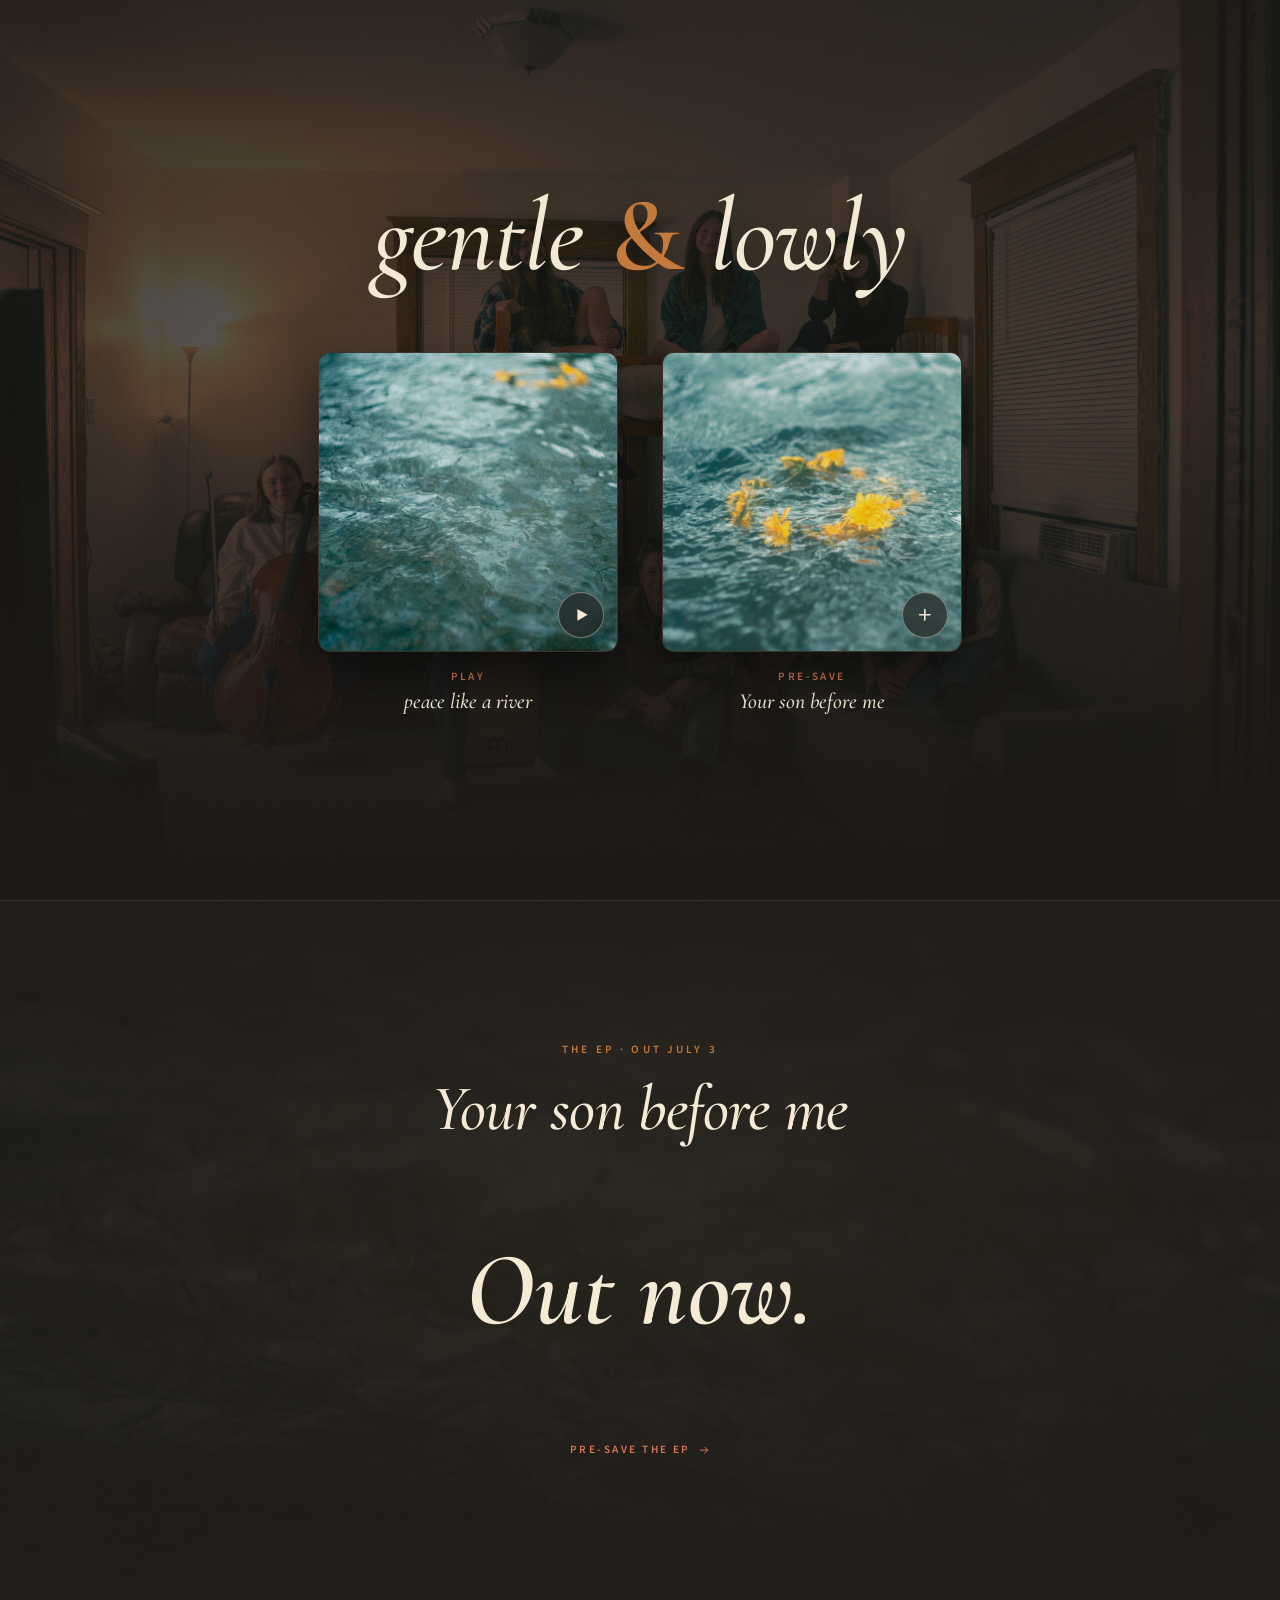
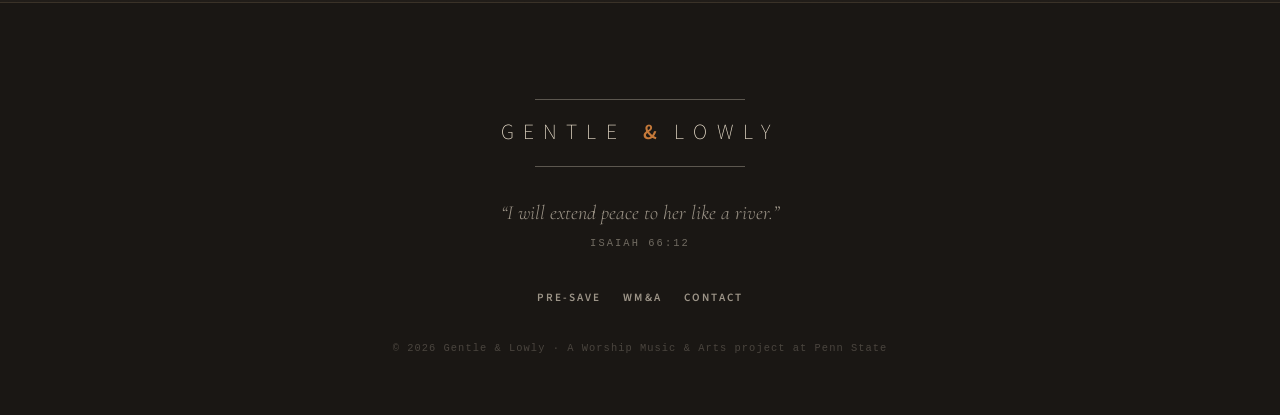
<file: index.html>
<!DOCTYPE html>
<html lang="en" class="no-js">
<head>
  <meta charset="UTF-8" />
  <!-- Swap no-js → js before paint so animated elements hide only when JS can reveal them. -->
  <script>document.documentElement.classList.replace('no-js','js');</script>
  <meta name="viewport" content="width=device-width, initial-scale=1" />
  <title>Gentle &amp; Lowly — Your son before me</title>
  <meta name="description" content="Gentle &amp; Lowly — the new single 'peace like a river' is out now. The full EP, 'Your son before me', arrives July 3. Pre-save it now." />
  <meta name="theme-color" content="#1a1714" />

  <!-- Open Graph / social -->
  <meta property="og:type" content="music.album" />
  <meta property="og:title" content="Gentle &amp; Lowly — Your son before me" />
  <meta property="og:description" content="'peace like a river' is out now. The EP arrives July 3. Pre-save it." />
  <meta property="og:image" content="img/your-son-before-me.jpg" />
  <meta name="twitter:card" content="summary_large_image" />

  <link rel="icon" href="img/notehead-ripples-white.svg" type="image/svg+xml" />
  <link rel="preload" as="image" href="img/peace-like-a-river.jpg" />
  <link rel="stylesheet" href="css/styles.css" />
</head>
<body>

  <!-- ════════════════════════════ HERO ════════════════════════════ -->
  <header class="hero">
    <div class="hero__bg" aria-hidden="true"></div>
    <div class="hero__veil" aria-hidden="true"></div>

    <div class="wrap hero__inner">
      <h1 class="hero__wordmark reveal" data-d="1">gentle <span class="amp">&amp;</span> lowly</h1>

      <!-- Main CTA: the two album covers -->
      <div class="releases reveal" data-d="2">
        <!-- Single — Play -->
        <a class="release"
           href="https://distrokid.com/hyperfollow/gentleandlowly/peace-like-a-river-feat-marco-king--colin-wycherley?ref=release"
           data-listen-link target="_blank" rel="noopener">
          <span class="release__cover">
            <img src="img/peace-like-a-river.jpg" width="600" height="600"
                 alt="peace like a river — single cover" />
            <span class="release__badge">
              <svg class="ico" viewBox="0 0 24 24" aria-hidden="true"><polygon points="6 4 20 12 6 20 6 4" fill="currentColor"/></svg>
            </span>
          </span>
          <span class="release__label">
            <span class="release__action">Play</span>
            <span class="release__title">peace like a river</span>
          </span>
        </a>

        <!-- EP — Pre-save -->
        <a class="release"
           href="/presave" target="_blank" rel="noopener">
          <span class="release__cover">
            <img src="img/your-son-before-me.jpg" width="600" height="600"
                 alt="Your son before me — EP cover" />
            <span class="release__badge release__badge--plus">
              <svg class="ico" viewBox="0 0 24 24" fill="none" stroke="currentColor" stroke-width="2.2" stroke-linecap="round" aria-hidden="true"><path d="M12 5v14M5 12h14"/></svg>
            </span>
          </span>
          <span class="release__label">
            <span class="release__action">Pre-save</span>
            <span class="release__title">Your son before me</span>
          </span>
        </a>
      </div>
    </div>
  </header>

  <!-- ════════════════════════════ COUNTDOWN ═══════════════════════ -->
  <section class="cd" id="countdown" aria-labelledby="cd-title">
    <div class="cd__bg" aria-hidden="true"></div>
    <div class="wrap">
      <p class="eyebrow cd__eyebrow inview">The EP &middot; out July 3</p>
      <h2 class="cd__title inview" id="cd-title">Your son before me</h2>

      <!-- Live countdown. Falls back to the static date if JS is off. -->
      <div class="cd__clock inview" data-countdown role="timer" aria-label="Time until release">
        <div class="cd__unit"><span class="cd__num" data-cd="days">--</span><span class="cd__lab">Days</span></div>
        <span class="cd__sep">:</span>
        <div class="cd__unit"><span class="cd__num" data-cd="hours">--</span><span class="cd__lab">Hours</span></div>
        <span class="cd__sep">:</span>
        <div class="cd__unit"><span class="cd__num" data-cd="mins">--</span><span class="cd__lab">Minutes</span></div>
        <span class="cd__sep">:</span>
        <div class="cd__unit"><span class="cd__num" data-cd="secs">--</span><span class="cd__lab">Seconds</span></div>
      </div>

      <p class="cd__live">Out now.</p>

      <a class="cd__cta inview"
         href="/presave" target="_blank" rel="noopener">
        Pre-save the EP
        <svg class="ico" viewBox="0 0 24 24" fill="none" stroke="currentColor" stroke-width="1.9" stroke-linecap="round" stroke-linejoin="round" aria-hidden="true"><path d="M5 12h14M13 6l6 6-6 6"/></svg>
      </a>
    </div>
  </section>

  <!-- ════════════════════════════ FOOTER ══════════════════════════ -->
  <footer class="foot">
    <div class="wrap">
      <div class="foot__mark inview">GENTLE <span class="amp">&amp;</span> LOWLY</div>

      <blockquote class="foot__verse inview">
        &ldquo;I will extend peace to her like a river.&rdquo;
        <cite>Isaiah 66:12</cite>
      </blockquote>

      <nav class="foot__links" aria-label="Footer">
        <a href="/presave" target="_blank" rel="noopener">Pre-save</a>
        <a href="https://wmaac.org" target="_blank" rel="noopener">WM&amp;A</a>
        <a href="mailto:gentleandlowlyband@gmail.com">Contact</a>
      </nav>

      <p class="foot__fine">
        &copy; 2026 Gentle &amp; Lowly &middot; A Worship Music &amp; Arts project at Penn State
      </p>
    </div>
  </footer>

  <!-- ──────────────────────────────────────────────────────────────
       Progressive enhancement only. The page is fully functional
       without JS: reveals fall back to visible, the EP CTA is a plain
       link. JS adds the staggered entrance, scroll-in, and countdown.
       ────────────────────────────────────────────────────────────── -->
  <script>
    (function () {
      var doc = document.documentElement;

      // 1 ▸ Listen link — single source of truth for "peace like a river".
      var LISTEN_URL = "https://distrokid.com/hyperfollow/gentleandlowly/peace-like-a-river-feat-marco-king--colin-wycherley?ref=release";
      document.querySelectorAll('[data-listen-link]').forEach(function (a) {
        a.setAttribute('href', LISTEN_URL);
      });

      // 2 ▸ Orchestrated page-load reveal
      requestAnimationFrame(function () { doc.classList.add('is-ready'); document.body.classList.add('is-ready'); });

      // 3 ▸ Scroll-in for any lower sections
      if ('IntersectionObserver' in window) {
        var io = new IntersectionObserver(function (entries) {
          entries.forEach(function (en) {
            if (en.isIntersecting) { en.target.classList.add('seen'); io.unobserve(en.target); }
          });
        }, { threshold: 0.18 });
        document.querySelectorAll('.inview').forEach(function (el) { io.observe(el); });
      } else {
        document.querySelectorAll('.inview').forEach(function (el) { el.classList.add('seen'); });
      }

      // 4 ▸ Live countdown to the EP release
      var DROP = new Date('2026-07-03T00:00:00');
      var clock = document.querySelector('[data-countdown]');
      var section = document.getElementById('countdown');
      if (clock) {
        var out = {
          days: clock.querySelector('[data-cd="days"]'),
          hours: clock.querySelector('[data-cd="hours"]'),
          mins: clock.querySelector('[data-cd="mins"]'),
          secs: clock.querySelector('[data-cd="secs"]')
        };
        var pad = function (n) { return (n < 10 ? '0' : '') + n; };
        var tick = function () {
          var diff = DROP - new Date();
          if (diff <= 0) { section.classList.add('is-live'); clearInterval(timer); return; }
          var s = Math.floor(diff / 1000);
          out.days.textContent  = Math.floor(s / 86400);
          out.hours.textContent = pad(Math.floor((s % 86400) / 3600));
          out.mins.textContent  = pad(Math.floor((s % 3600) / 60));
          out.secs.textContent  = pad(s % 60);
        };
        tick();
        var timer = setInterval(tick, 1000);
      }

      // 5 ▸ Subtle parallax on the countdown's water texture
      var cdBg = document.querySelector('.cd__bg');
      var reduce = window.matchMedia && window.matchMedia('(prefers-reduced-motion: reduce)').matches;
      if (cdBg && section && !reduce) {
        var ticking = false;
        var move = function () {
          var top = section.getBoundingClientRect().top;
          cdBg.style.transform = 'translate3d(0,' + (top * 0.12).toFixed(1) + 'px,0)';
          ticking = false;
        };
        var onScroll = function () { if (!ticking) { ticking = true; requestAnimationFrame(move); } };
        move();
        window.addEventListener('scroll', onScroll, { passive: true });
        window.addEventListener('resize', onScroll, { passive: true });
      }
    })();
  </script>
</body>
</html>
</file>
<file: css/styles.css>
/* ============================================================
   GENTLE & LOWLY — gentleandlowlyband.com
   ------------------------------------------------------------
   The music sub-brand of Worship Music & Arts Club (Penn State).
   Espresso canvas · cream ink · amber "&" · Cormorant + Source Sans.
   Whispered, spacious, hymnal. The "&" is the identity.

   Design tokens mirror the WM&A Design System
   (.claude/skills/WMA Design System/colors_and_type.css).
   ============================================================ */

/* ---------- Local variable fonts (offline-safe) ---------- */
@font-face {
  font-family: 'Source Sans 3';
  src: url('../fonts/SourceSans3-VariableFont_wght.ttf') format('truetype-variations');
  font-weight: 200 900; font-style: normal; font-display: swap;
}
@font-face {
  font-family: 'Source Sans 3';
  src: url('../fonts/SourceSans3-Italic-VariableFont_wght.ttf') format('truetype-variations');
  font-weight: 200 900; font-style: italic; font-display: swap;
}
@font-face {
  font-family: 'Cormorant Garamond';
  src: url('../fonts/CormorantGaramond-VariableFont_wght.ttf') format('truetype-variations');
  font-weight: 300 700; font-style: normal; font-display: swap;
}
@font-face {
  font-family: 'Cormorant Garamond';
  src: url('../fonts/CormorantGaramond-Italic-VariableFont_wght.ttf') format('truetype-variations');
  font-weight: 300 700; font-style: italic; font-display: swap;
}

/* ---------- Tokens ---------- */
:root {
  /* G&L palette */
  --espresso:     #1a1714;   /* canvas */
  --espresso-2:   #211d19;   /* deeper section break */
  --card:         #242019;   /* elevated surface */
  --border:       #3a3228;   /* warm-brown hairline */
  --border-soft:  rgba(245, 234, 214, 0.10);
  --cream:        #f5ead6;   /* ink */
  --cream-2:      rgba(245, 234, 214, 0.60);  /* body / secondary */
  --cream-3:      rgba(245, 234, 214, 0.40);  /* captions */
  --cream-4:      rgba(245, 234, 214, 0.22);  /* faint / locked */
  --amber:        #c4793a;   /* the "&", accent, hover */
  --amber-bright: #d97757;   /* lift on hover */

  /* type */
  --font-display: 'Cormorant Garamond', Georgia, 'Times New Roman', serif;
  --font-body:    'Source Sans 3', -apple-system, BlinkMacSystemFont, 'Segoe UI', system-ui, sans-serif;
  --font-mono:    ui-monospace, 'SF Mono', 'Courier New', monospace;

  /* fluid scale — display leans large, body small/quiet */
  --fs-hero:    clamp(2.8rem, 9vw, 6.5rem);
  --fs-display: clamp(2.2rem, 5.5vw, 4rem);
  --fs-h3:      clamp(1.1rem, 2.4vw, 1.4rem);
  --fs-body:    1.0625rem;
  --fs-sm:      0.875rem;
  --fs-eyebrow: 0.7rem;
  --fs-micro:   0.65rem;

  /* motion */
  --ease:       cubic-bezier(0.4, 0, 0.2, 1);
  --ease-out:   cubic-bezier(0.22, 1, 0.36, 1);
  --dur:        220ms;
  --dur-slow:   520ms;

  /* rhythm */
  --max:  1100px;
  --gut:  clamp(1.25rem, 5vw, 4rem);
}

/* ---------- Reset ---------- */
*, *::before, *::after { box-sizing: border-box; }
html { -webkit-text-size-adjust: 100%; scroll-behavior: smooth; }
body {
  margin: 0;
  background: var(--espresso);
  color: var(--cream);
  font-family: var(--font-body);
  font-size: var(--fs-body);
  font-weight: 300;
  line-height: 1.65;
  -webkit-font-smoothing: antialiased;
  -moz-osx-font-smoothing: grayscale;
  text-rendering: optimizeLegibility;
  overflow-x: hidden;
}
img { display: block; max-width: 100%; height: auto; }
a { color: inherit; text-decoration: none; }
::selection { background: var(--amber); color: var(--espresso); }

/* Paper-grain overlay — material, not gradient. Fixed, non-interactive. */
body::after {
  content: "";
  position: fixed; inset: 0;
  pointer-events: none;
  z-index: 9;
  opacity: 0.035;
  background-image: url("data:image/svg+xml,%3Csvg xmlns='http://www.w3.org/2000/svg' width='160' height='160'%3E%3Cfilter id='n'%3E%3CfeTurbulence type='fractalNoise' baseFrequency='0.85' numOctaves='3' stitchTiles='stitch'/%3E%3C/filter%3E%3Crect width='100%25' height='100%25' filter='url(%23n)'/%3E%3C/svg%3E");
}

/* ---------- Shared atoms ---------- */
.eyebrow {
  font-family: var(--font-body);
  font-size: var(--fs-eyebrow);
  font-weight: 600;
  letter-spacing: 0.28em;
  text-transform: uppercase;
  color: var(--amber);
}
.eyebrow .amp { color: var(--amber); font-weight: 700; }

.amp { color: var(--amber); font-weight: 700; }  /* the hero glyph */

.wrap { max-width: var(--max); margin-inline: auto; padding-inline: var(--gut); }

/* ---------- Wordmark (canonical G&L compact) ---------- */
.wordmark {
  font-family: var(--font-body);
  font-weight: 300;
  letter-spacing: 0.22em;
  text-transform: uppercase;
  color: var(--cream);
  font-size: 0.9rem;
  line-height: 1;
  white-space: nowrap;
}
.wordmark .amp { margin: 0 0.1em; }

/* ============================================================
   HERO — the billboard
   ============================================================ */
.hero {
  position: relative;
  min-height: 100svh;
  display: flex; align-items: center; justify-content: center;
  text-align: center;
  padding: 5rem 0;
  overflow: hidden;
}
/* atmospheric band photo — veiled so the wordmark + covers stay legible */
.hero__bg {
  position: absolute; inset: 0;
  background: url('../img/band-photo.jpg') center 30% / cover no-repeat;
  opacity: 0.55;
  transform: scale(1.06);
  animation: drift 26s var(--ease) infinite alternate;
  z-index: 0;
}
.hero__veil {
  position: absolute; inset: 0; z-index: 1;
  background:
    radial-gradient(120% 90% at 50% 42%, transparent 0%, rgba(26,23,20,0.5) 58%, rgba(26,23,20,0.9) 100%),
    linear-gradient(180deg, rgba(26,23,20,0.55) 0%, rgba(26,23,20,0.35) 45%, var(--espresso) 100%);
}
.hero__inner { position: relative; z-index: 2; max-width: 860px; margin: 0 auto; }

.hero__wordmark {
  font-family: var(--font-display);
  font-style: italic;
  font-weight: 500;
  font-size: var(--fs-hero);
  line-height: 0.98;
  letter-spacing: -0.01em;
  margin: 0;
  color: var(--cream);
  text-shadow: 0 2px 40px rgba(0,0,0,0.45);
}
.hero__wordmark .amp { font-style: normal; font-weight: 600; margin: 0 0.04em; }

/* Two album covers as the primary CTA */
.releases {
  display: flex; flex-wrap: wrap; justify-content: center;
  gap: clamp(1.5rem, 4vw, 2.75rem);
  margin-top: clamp(2.5rem, 6vw, 4rem);
}
.release {
  display: flex; flex-direction: column; gap: 1rem;
  width: clamp(220px, 34vw, 300px);
}
.release__cover {
  position: relative; display: block;
  aspect-ratio: 1 / 1;
  border-radius: 12px; overflow: hidden;
  border: 1px solid var(--border);
  box-shadow: 0 18px 48px rgba(0,0,0,0.55);
  transition: transform var(--dur) var(--ease-out), box-shadow var(--dur) var(--ease-out);
}
.release__cover img {
  width: 100%; height: 100%; object-fit: cover; display: block;
  filter: brightness(0.92);
  transition: transform var(--dur-slow) var(--ease-out), filter var(--dur) var(--ease);
}
.release:hover .release__cover { transform: translateY(-4px); box-shadow: 0 26px 60px rgba(0,0,0,0.6); }
.release:hover .release__cover img { transform: scale(1.04); filter: brightness(1); }
.release:focus-visible { outline: none; }
.release:focus-visible .release__cover { box-shadow: 0 0 0 3px rgba(196,121,58,0.6); }

/* badge — play / plus, sits on the cover */
.release__badge {
  position: absolute; right: 0.8rem; bottom: 0.8rem;
  width: 2.9rem; height: 2.9rem; border-radius: 50%;
  display: grid; place-items: center;
  background: rgba(26,23,20,0.6);
  backdrop-filter: blur(8px); -webkit-backdrop-filter: blur(8px);
  border: 1px solid rgba(245,234,214,0.4);
  color: var(--cream);
  transition: background var(--dur) var(--ease), color var(--dur) var(--ease),
              border-color var(--dur) var(--ease), transform var(--dur) var(--ease-spring);
}
.release__badge .ico { width: 1.1rem; height: 1.1rem; margin-left: 0.12rem; }
.release__badge--plus .ico { margin-left: 0; }
.release:hover .release__badge { background: var(--amber); color: var(--espresso); border-color: var(--amber); transform: scale(1.08); }

.release__label { display: flex; flex-direction: column; gap: 0.2rem; text-align: center; }
.release__action {
  font-family: var(--font-body);
  font-size: var(--fs-eyebrow); font-weight: 600;
  letter-spacing: 0.22em; text-transform: uppercase;
  color: var(--amber-bright);
}
.release__title {
  font-family: var(--font-display);
  font-style: italic; font-weight: 500;
  font-size: 1.35rem; line-height: 1.1;
  color: var(--cream);
  transition: color var(--dur) var(--ease);
}
.release:hover .release__title { color: var(--amber-bright); }

/* ============================================================
   COUNTDOWN
   ============================================================ */
.cd {
  position: relative;
  overflow: hidden;
  min-height: 78svh;
  display: flex; flex-direction: column; justify-content: center;
  text-align: center;
  padding: clamp(4rem, 9vw, 7rem) 0;
  border-top: 1px solid var(--border);
  background:
    radial-gradient(90% 70% at 50% 40%, rgba(196,121,58,0.07), transparent 70%),
    var(--espresso-2);
}
/* Darkened water texture, faint behind the gray, parallaxes on scroll. */
.cd__bg {
  position: absolute; left: 0; right: 0; top: -14%; height: 128%;
  z-index: 0;
  background: url('../img/peace-like-a-river.jpg') center / cover no-repeat;
  opacity: 0.20;
  filter: brightness(0.42) saturate(0.85);
  will-change: transform;
  pointer-events: none;
}
/* keep the gray prominent + soften edges into the espresso */
.cd::before {
  content: ""; position: absolute; inset: 0; z-index: 1; pointer-events: none;
  background: linear-gradient(180deg, var(--espresso-2) 0%, rgba(33,29,25,0.35) 30%, rgba(33,29,25,0.35) 70%, var(--espresso-2) 100%);
}
.cd .wrap { position: relative; z-index: 2; }
.cd__eyebrow { margin: 0; }
.cd__title {
  font-family: var(--font-display);
  font-style: italic; font-weight: 500;
  font-size: var(--fs-display);
  line-height: 1.02; letter-spacing: -0.01em;
  margin: 1rem 0 clamp(2.5rem, 6vw, 4rem);
}
.cd__clock {
  display: flex; align-items: flex-start; justify-content: center;
  gap: clamp(0.5rem, 2.5vw, 2rem);
}
.cd__unit { display: flex; flex-direction: column; align-items: center; min-width: clamp(3.5rem, 14vw, 9rem); }
.cd__num {
  font-family: var(--font-display);
  font-style: italic; font-weight: 600;
  font-size: clamp(3.2rem, 15vw, 10rem);
  line-height: 0.9;
  letter-spacing: -0.02em;
  color: var(--cream);
  font-variant-numeric: tabular-nums;
  text-shadow: 0 2px 40px rgba(0,0,0,0.4);
}
.cd__lab {
  margin-top: 0.6rem;
  font-family: var(--font-body);
  font-size: var(--fs-eyebrow);
  font-weight: 600; letter-spacing: 0.22em; text-transform: uppercase;
  color: var(--cream-3);
}
.cd__sep {
  font-family: var(--font-display);
  font-style: italic; font-weight: 500;
  font-size: clamp(2.2rem, 10vw, 7rem);
  line-height: 0.9;
  color: var(--amber);
  opacity: 0.55;
  align-self: flex-start;
  margin-top: 0.05em;
}
.cd__cta {
  display: inline-flex; align-items: center; gap: 0.6em;
  margin: clamp(2.5rem, 6vw, 4rem) auto 0;
  font-family: var(--font-body);
  font-size: var(--fs-eyebrow); font-weight: 600;
  letter-spacing: 0.22em; text-transform: uppercase;
  color: var(--amber-bright);
  transition: gap var(--dur) var(--ease), color var(--dur) var(--ease);
}
.cd__cta .ico { width: 1.1em; height: 1.1em; }
.cd__cta:hover { gap: 1em; color: var(--cream); }

/* "Out now" state when the timer hits zero */
.cd__live { display: none; }
.cd.is-live .cd__clock { display: none; }
.cd.is-live .cd__live {
  display: block;
  font-family: var(--font-display); font-style: italic; font-weight: 600;
  font-size: var(--fs-hero); color: var(--cream); margin: 0.5rem 0 0;
}

@media (max-width: 560px) {
  .cd__sep { display: none; }
  .cd__clock { display: grid; grid-template-columns: 1fr 1fr; gap: 1.5rem 1rem; max-width: 320px; margin-inline: auto; }
}

/* ============================================================
   FOOTER
   ============================================================ */
.foot {
  padding: clamp(3.5rem, 8vw, 6rem) 0 3rem;
  border-top: 1px solid var(--border);
  text-align: center;
}
/* record-label lockup with rules above + below */
.foot__mark {
  font-family: var(--font-body);
  font-weight: 200;
  font-size: clamp(1rem, 3vw, 1.35rem);
  letter-spacing: 0.42em;
  text-transform: uppercase;
  color: var(--cream);
  display: inline-block;
  padding: 1rem 0;
  position: relative;
}
.foot__mark .amp { font-weight: 600; margin: 0 0.2em; letter-spacing: 0; }
.foot__mark::before, .foot__mark::after {
  content: ""; position: absolute; left: 12%; right: 12%; height: 1px;
  background: rgba(245,234,214,0.30);
}
.foot__mark::before { top: 0; }
.foot__mark::after { bottom: 0; }

.foot__verse {
  font-family: var(--font-display);
  font-style: italic;
  font-size: 1.25rem;
  color: var(--cream-2);
  max-width: 36ch;
  margin: 2rem auto 0;
  line-height: 1.4;
}
.foot__verse cite {
  display: block; margin-top: 0.6rem;
  font-family: var(--font-mono); font-style: normal;
  font-size: var(--fs-micro); letter-spacing: 0.2em; text-transform: uppercase;
  color: var(--cream-3);
}
.foot__links {
  margin-top: 2.4rem;
  display: flex; flex-wrap: wrap; gap: 1.4rem;
  justify-content: center;
  font-size: var(--fs-eyebrow);
  font-weight: 600; letter-spacing: 0.18em; text-transform: uppercase;
}
.foot__links a { color: var(--cream-2); transition: color var(--dur) var(--ease); }
.foot__links a:hover { color: var(--amber); }
.foot__fine {
  margin-top: 2rem;
  font-family: var(--font-mono);
  font-size: var(--fs-micro);
  letter-spacing: 0.1em;
  color: var(--cream-4);
}

/* ============================================================
   PAGE-LOAD REVEAL (one orchestrated entrance)
   ============================================================ */
/* Hidden only when JS is present — no-JS users see everything immediately. */
.js .reveal { opacity: 0; transform: translateY(18px); }
.is-ready .reveal {
  animation: rise var(--dur-slow) var(--ease-out) forwards;
}
.is-ready .reveal[data-d="1"] { animation-delay: 0.05s; }
.is-ready .reveal[data-d="2"] { animation-delay: 0.18s; }
.is-ready .reveal[data-d="3"] { animation-delay: 0.31s; }
.is-ready .reveal[data-d="4"] { animation-delay: 0.44s; }
.is-ready .reveal[data-d="5"] { animation-delay: 0.57s; }

/* scroll-in for lower sections — only hidden when JS can reveal them */
.inview { transition: opacity 0.7s var(--ease-out), transform 0.7s var(--ease-out); }
.js .inview { opacity: 0; transform: translateY(24px); }
.inview.seen { opacity: 1; transform: none; }

@keyframes rise { to { opacity: 1; transform: none; } }
@keyframes drift { from { transform: scale(1.06) translateY(0); } to { transform: scale(1.12) translateY(-2%); } }

/* ============================================================
   RESPONSIVE
   ============================================================ */
@media (max-width: 520px) {
  .release { width: min(78vw, 320px); }
}

@media (prefers-reduced-motion: reduce) {
  *, *::before, *::after { animation: none !important; transition: none !important; }
  .reveal, .inview { opacity: 1 !important; transform: none !important; }
  html { scroll-behavior: auto; }
}
</file>
